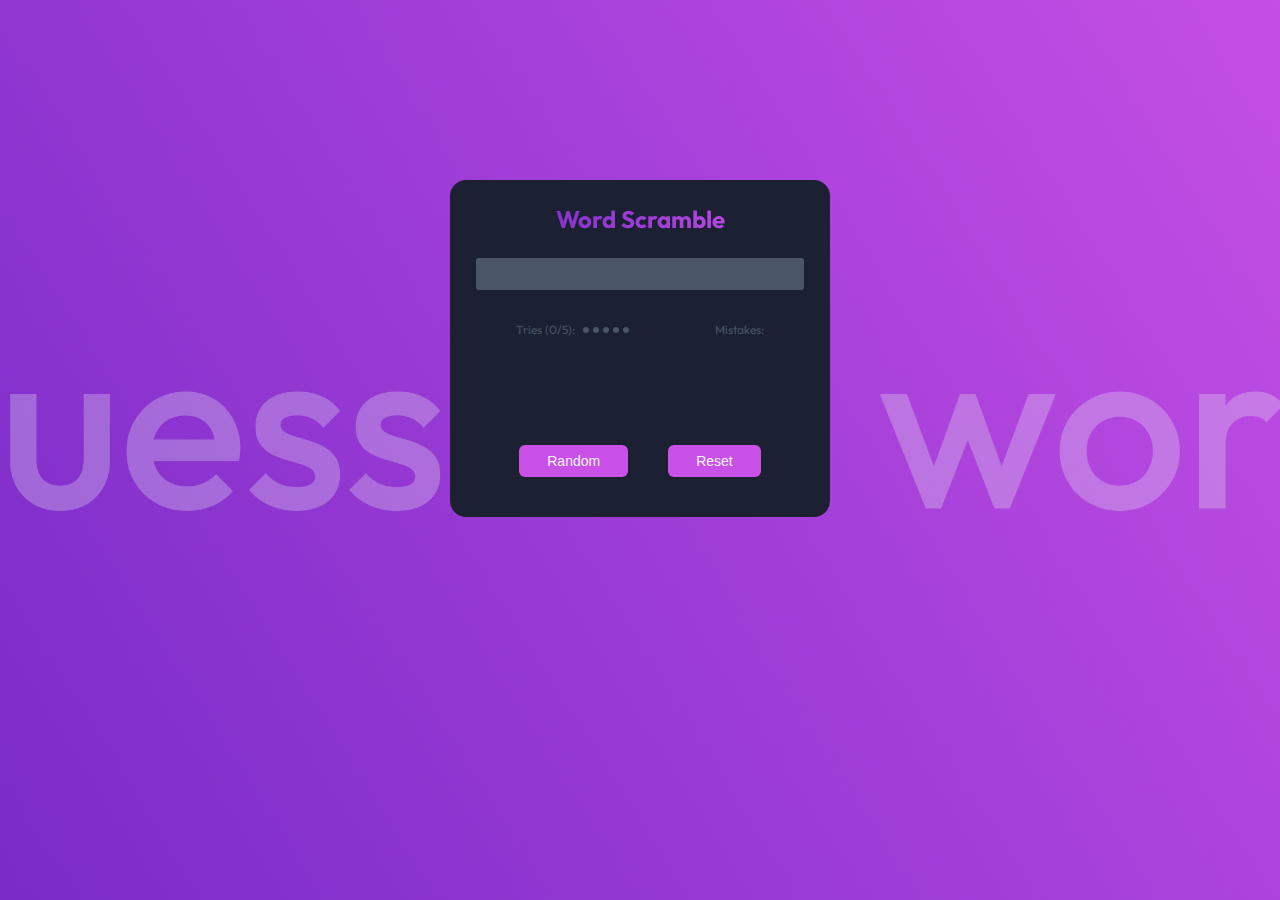
<file: guess-the-word/index.html>
<!DOCTYPE html>
<html lang="en">
  <head>
    <meta charset="UTF-8" />
    <meta name="viewport" content="width=device-width, initial-scale=1.0" />
    <title>Guess the word</title>
    <link rel="stylesheet" href="styles.css" />
  </head>
  <body>
    <div class="container">
      <div class="game">
        <h2 class="game-title">Word Scramble</h2>
        <div class="game__word-container" id="word"></div>
        <div class="game__trackers">
          <div class="game__trackers__tries">
            <p>Tries (<span id="tries">0</span>/5):</p>
            <div class="game__trackers__tries__dots">
              <div class="game__trackers__tries__dot"></div>
              <div class="game__trackers__tries__dot"></div>
              <div class="game__trackers__tries__dot"></div>
              <div class="game__trackers__tries__dot"></div>
              <div class="game__trackers__tries__dot"></div>
            </div>
          </div>
          <div class="game__trackers__mistakes">
            Mistakes:<span id="mistakes">0</span>
          </div>
        </div>
        <div class="game__input-container"></div>
        <div class="game__buttons">
          <button type="button" class="game__button--random">Random</button>
          <button type="button" class="game__button--reset">Reset</button>
        </div>
      </div>
    </div>

    <script src="index.js" defer></script>
  </body>
</html>
</file>
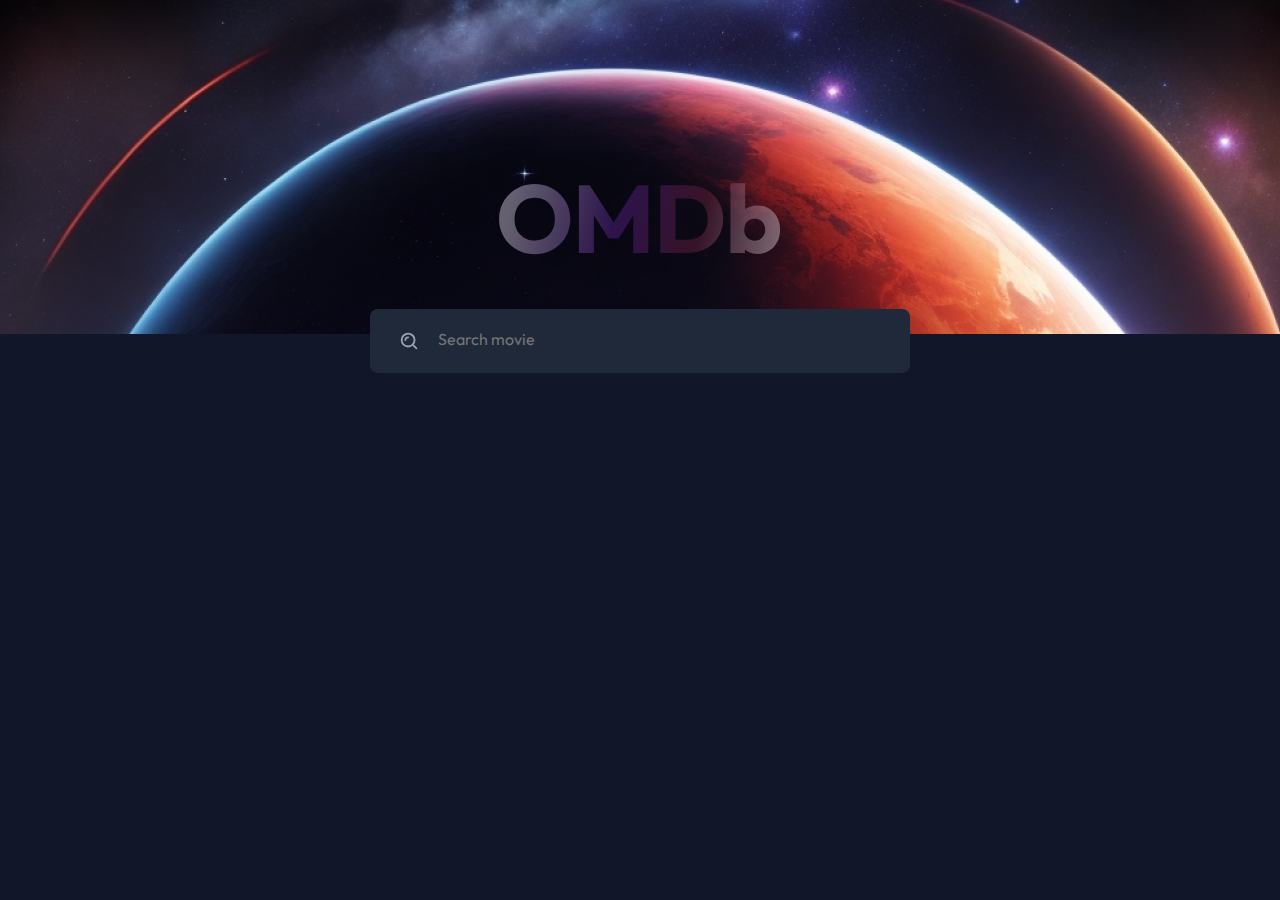
<file: movie-search-app/index.html>
<!DOCTYPE html>
<html lang="en">
  <head>
    <meta charset="UTF-8" />
    <meta name="viewport" content="width=device-width, initial-scale=1.0" />
    <title>Movie Search</title>
    <link rel="stylesheet" href="styles.css" />
  </head>
  <body>
    <img src="./hero-image-movie-search.png" alt="background image" class="background-image" />
    <main class="container">
      <section class="search">
        <h1><img src="./OMDb-logo.svg" alt="logo" class="logo" /></h1>
        <form id="search-form" class="search-form">
          <div class="search-form__input">
            <svg
              viewBox="0 0 24 24"
              fill="none"
              xmlns="http://www.w3.org/2000/svg"
              width="24"
              height="24"
              id="search-btn"
            >
              <circle cx="11" cy="11" r="7" stroke="currentColor" stroke-width="2" />
              <path
                d="M11 8C10.606 8 10.216 8.078 9.852 8.228C9.488 8.379 9.157 8.6 8.879 8.879C8.6 9.157 8.379 9.488 8.228 9.852C8.078 10.216 8 10.606 8 11"
                stroke="currentColor"
                stroke-width="2"
                stroke-linecap="round"
              />
              <path d="M20 20L17 17" stroke="currentColor" stroke-width="2" stroke-linecap="round" />
            </svg>
            <input type="text" id="search" placeholder="Search movie" autocomplete="off" id="movie-name" required />
          </div>
        </form>
      </section>
      <section id="result" class="hidden"></section>
    </main>

    <script src="main.js" defer></script>
  </body>
</html>
</file>
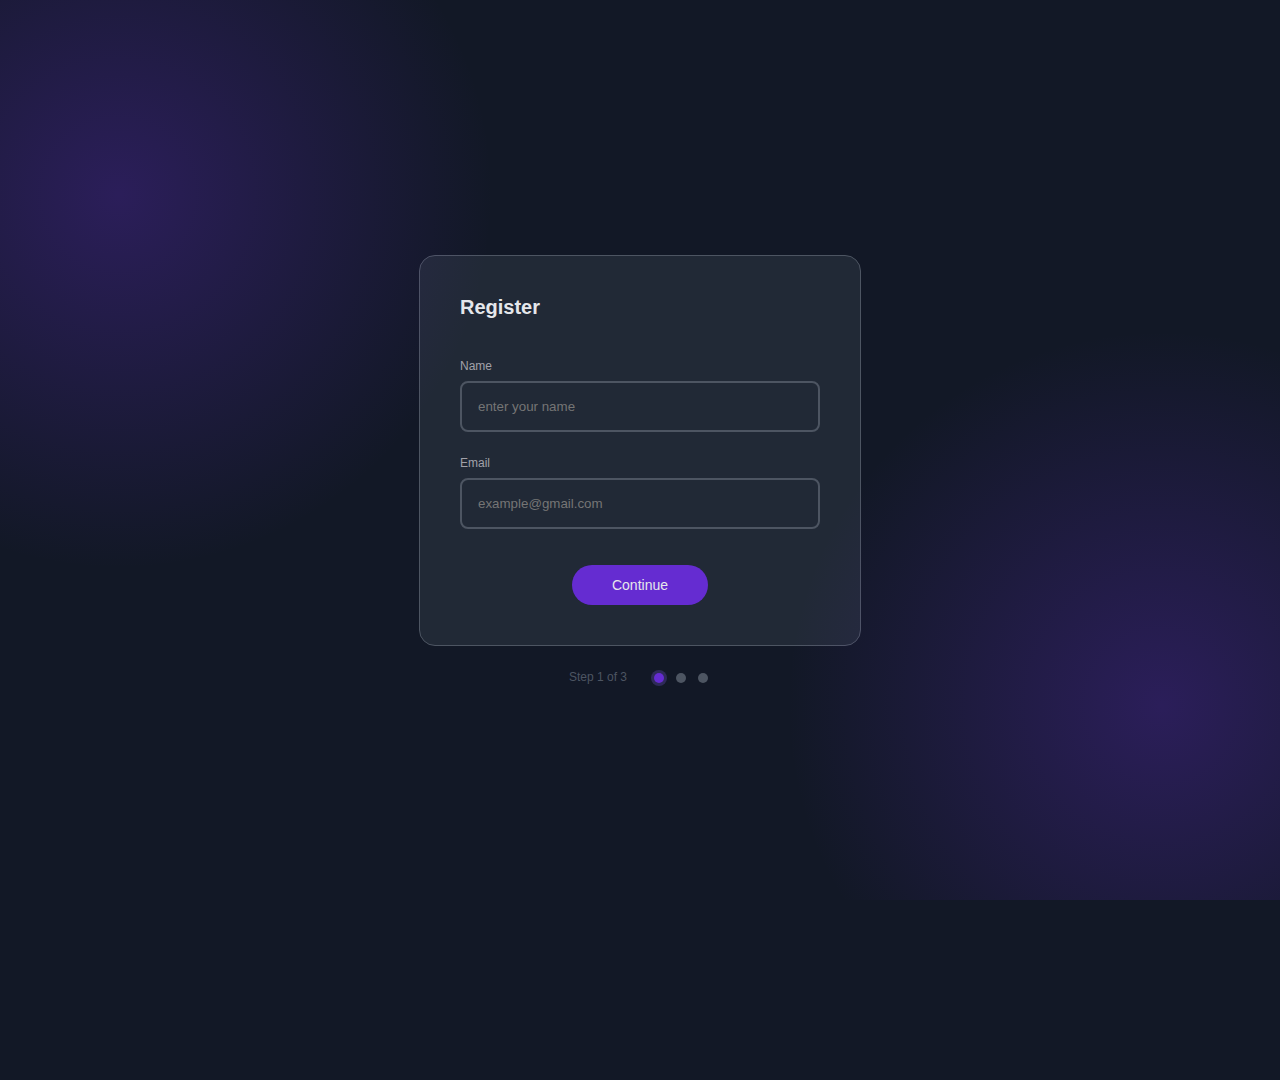
<file: multi-step-form/index.html>
<!DOCTYPE html>
<html lang="en">
  <head>
    <meta charset="UTF-8" />
    <meta name="viewport" content="width=device-width, initial-scale=1.0" />
    <title>Multi Step Form</title>
    <link rel="stylesheet" href="styles.css" />
  </head>
  <body>
    <img class="bg-image-1" src="./blur-radial.svg" alt="" />
    <img class="bg-image-2" src="./blur-radial.svg" alt="" />
    <div class="container">
      <form class="form" data-multi-step>
        <div data-step class="form__card active form__first-card">
          <h3 class="form__card__title">Register</h3>
          <div class="form__group">
            <label for="name">Name</label>
            <input
              required
              type="text"
              name="name"
              id="name"
              placeholder="enter your name"
            />
          </div>
          <div class="form__group">
            <label for="email">Email</label>
            <input
              required
              type="email"
              name="email"
              id="email"
              placeholder="example@gmail.com"
            />
          </div>
          <button type="button" class="form__button" data-next>Continue</button>
        </div>

        <div data-step class="form__card form__second-card">
          <h3 class="form__card__title">Which topics are you interested in?</h3>
          <div class="form__group">
            <input required id="software-dev" type="checkbox" />
            <label for="software-dev"> Software Development </label>
          </div>
          <div class="form__group">
            <input required id="user-exp" type="checkbox" />
            <label for="user-exp"> User Experience </label>
          </div>
          <div class="form__group">
            <input required id="graphic-design" type="checkbox" />
            <label for="graphic-design"> Graphic Design </label>
          </div>

          <button type="button" class="form__button" data-next>Continue</button>
        </div>

        <div class="form__card form__third-card" data-step>
          <div class="form__summary">
            <h3 class="form__card__title">Summary</h3>
            <p>Name: <span id="summary-name"></span></p>
            <p>Email: <span id="summary-email"></span></p>
            <p>Topics:</p>
            <ul id="summary-topics"></ul>
          </div>
          <button type="button" class="form__button" data-confirm>
            Confirm
          </button>
        </div>
      </form>

      <div class="step-tracker">
        <p>Step <span id="current-step">1</span> of 3</p>
        <div class="steps" data-step-tracker>
          <div class="step active"></div>
          <div class="step"></div>
          <div class="step"></div>
        </div>
      </div>
    </div>

    <script src="index.js" defer></script>
  </body>
</html>
</file>
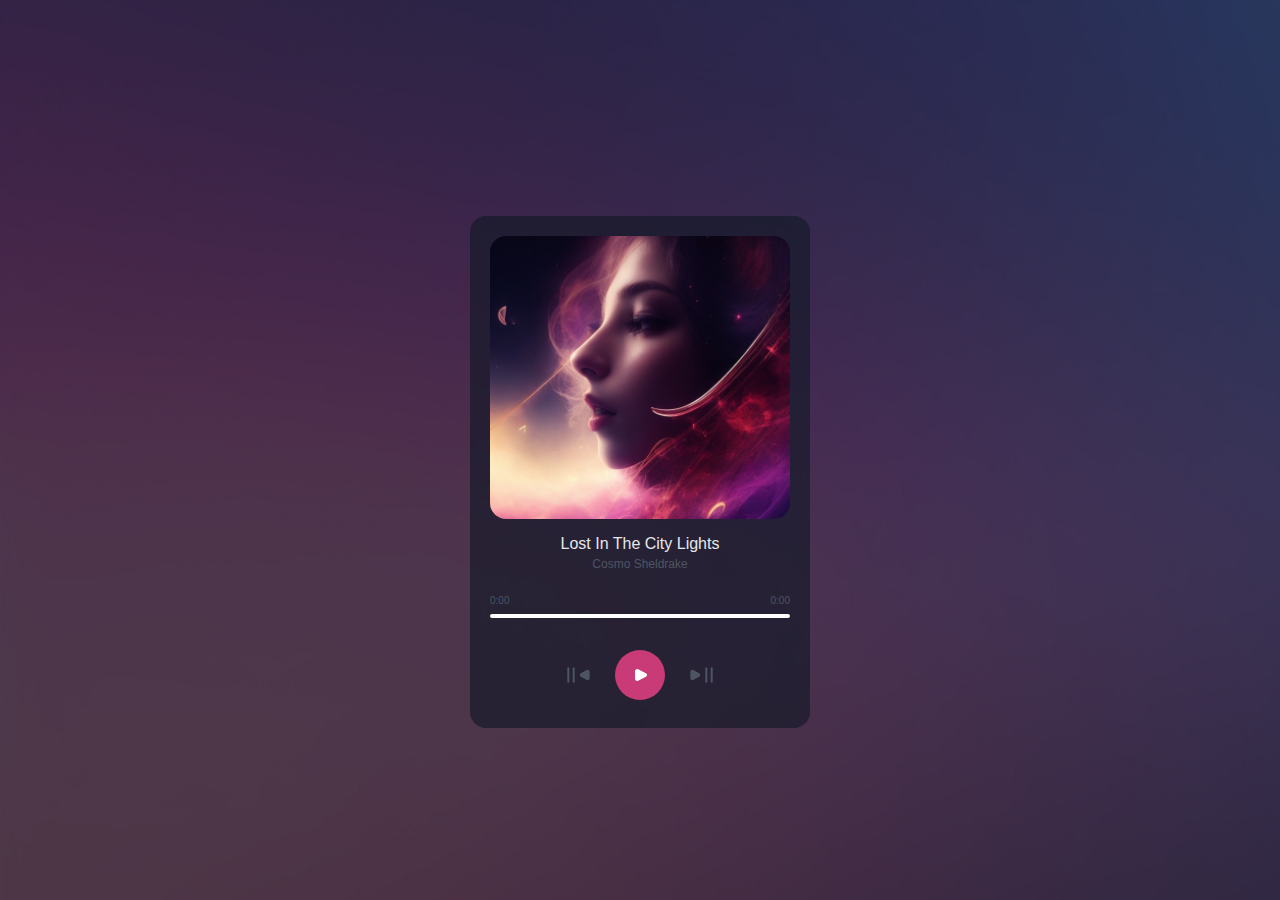
<file: music-player/index.html>
<!DOCTYPE html>
<html lang="en">
  <head>
    <meta charset="UTF-8" />
    <meta name="viewport" content="width=device-width, initial-scale=1.0" />
    <title>Music Player</title>
    <link rel="stylesheet" href="styles.css" />
  </head>
  <body>
    <div class="container">
      <div class="music-player" id="music-player">
        <div class="details">
          <div class="track-art">
            <img id="track-art" src="assets/cover-1.png" alt="" />
          </div>
          <div class="track-name" id="track-name">Lost in the city lights</div>
          <div class="track-artist" id="track-artist">Cosmo Sheldrake</div>
        </div>

        <audio id="songs" src="./assets/lost-in-city-lights-145038.mp3"></audio>

        <div class="seek-bar-container">
          <div class="seek-bar__time" id="time">
            <span class="seek-bar__current" id="current">0:00</span>
            <span class="seek-bar__duration" id="duration">0:00</span>
          </div>

          <div class="seek-bar" id="seekbar">
            <div class="seek-bar__progress" id="seekbar-progress"></div>
          </div>
        </div>
        <div class="buttons">
          <div class="prev-track" id="prev-track">
            <img src="assets/Stop_and_play_fill-1.svg" alt="previous-track" />
          </div>
          <div class="playpause-track" id="playpause-track">
            <img
              id="play-button"
              src="assets/Play_fill.svg"
              alt="playpause-track"
              class="play-button active"
            />
            <img
              id="pause-button"
              class="pause-button hidden"
              src="assets/Stop_fill.svg"
              alt="playpause-track"
            />
          </div>
          <div class="next-track" id="next-track">
            <img src="assets/Stop_and_play_fill_reverse.svg" alt="next-track" />
          </div>
        </div>
      </div>
    </div>
  </body>

  <script src="./index.js" defer></script>
</html>
</file>
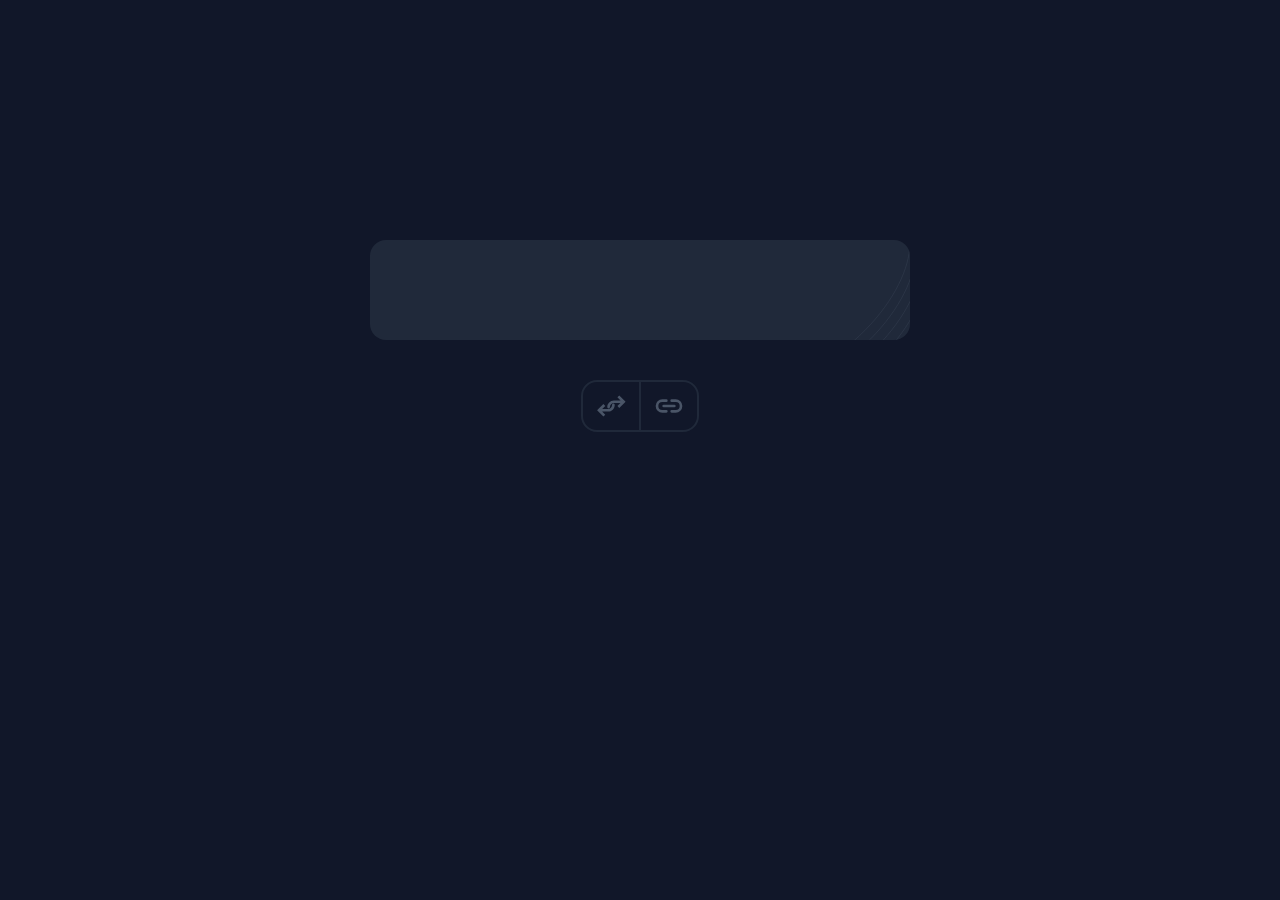
<file: random-quote/index.html>
<!DOCTYPE html>
<html lang="en">
  <head>
    <meta charset="UTF-8" />
    <meta name="viewport" content="width=device-width, initial-scale=1.0" />
    <title>Random Quote</title>
    <link rel="stylesheet" href="styles.css" />
  </head>
  <body>
    <section class="container">
      <div class="quote-container">
        <p class="quote-author" id="author"></p>
        <div class="quote-tags" id="tags"></div>
        <div class="quote-box">
          <p class="quote-text" id="quote"></p>
        </div>
      </div>
      <div class="buttons">
        <div class="btn new-quote" id="new-quote">
          <img src="./Regroup.svg" alt="" />
        </div>
        <div class="btn copy-quote" id="copy-quote">
          <img src="./link.svg" alt="" />
        </div>
      </div>
    </section>

    <script src="index.js" defer></script>
  </body>
</html>
</file>
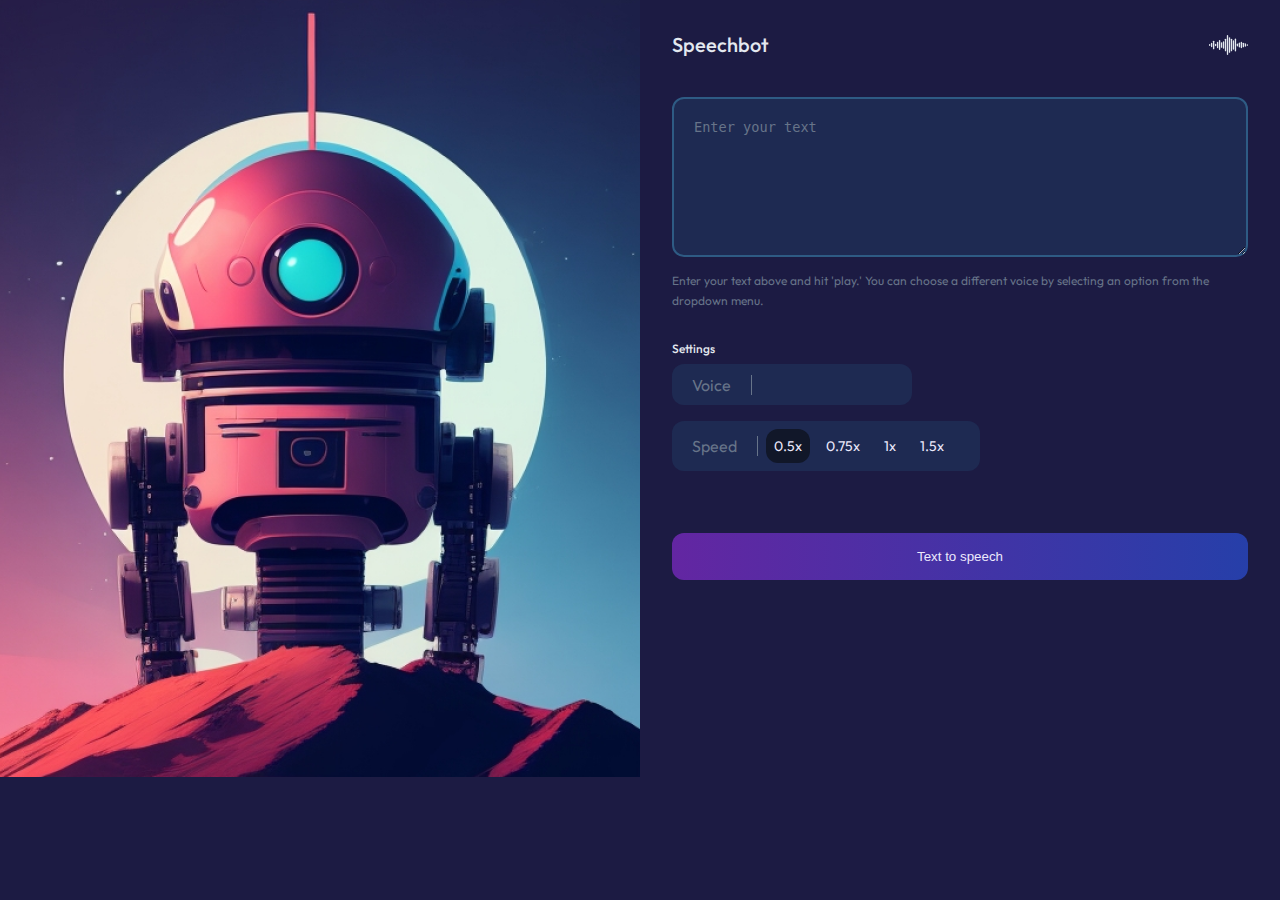
<file: text-to-speech/index.html>
<!DOCTYPE html>
<html lang="en">
  <head>
    <meta charset="UTF-8" />
    <meta name="viewport" content="width=device-width, initial-scale=1.0" />
    <title>Text to Speech</title>
    <link rel="preload" href="styles.css" as="style" />
    <link rel="preload" href="script.js" as="script" />

    <link rel="stylesheet" href="styles.css" />
  </head>
  <body>
    <main class="container">
      <section class="hero">
        <img src="./hero-image-text-to-speech.png" alt="hero image of a robot" />
      </section>
      <section class="speechbot">
        <div class="speechbot__container">
          <div class="speechbot__header">
            <h1>Speechbot</h1>
            <img src="./text-to-speech-logo.svg" alt="logo" />
          </div>
          <form action="submit" class="speechbot__form">
            <div class="speechbot__form__group">
              <textarea
                type="text"
                id="input"
                placeholder="Enter your text"
                class="speechbot__form__group__input"
              ></textarea>
              <small class="speechbot__form__group__small"
                >Enter your text above and hit 'play.' You can choose a different voice by selecting an option from the
                dropdown menu.</small
              >
            </div>
            <div class="speechbot__form__group">
              <h3>Settings</h3>
              <div class="speechbot__form__group__select">
                <label>Voice</label>
                <div class="speechbot__form__group__select--custom">
                  <select name="language" id="language-select"></select>
                </div>
                <div class="speechbot__form__group__select--custom">
                  <select name="voices" id="voice-select"></select>
                </div>
              </div>
              <div class="speechbot__form__group__select">
                <label>Speed</label>
                <div class="custom-options" id="rate-select"></div>
              </div>
            </div>
            <button class="speechbot__form__button" id="btn" type="submit">Text to speech</button>
          </form>
        </div>
      </section>
    </main>
    <script src="script.js" defer></script>
  </body>
</html>
</file>
<file: guess-the-word/styles.css>
@import url('https://fonts.googleapis.com/css2?family=Outfit:wght@100..900&display=swap');

/* Reset some default styles */
body,
h1,
h2,
h3,
p,
ul,
li {
  margin: 0;
  padding: 0;
}

a {
  text-decoration: none;
  color: inherit;
}

* {
  box-sizing: border-box;
}

/* ======================
        Variables
======================*/

:root {
  --ff-text: 'Outfit', sans-serif;

  --fs-large: 2rem;
  --fs-medium: 1.25rem;
  --fs-small: 0.75rem;
  --fs-btn: 0.875rem;

  --clr-purple: #7429c6;
  --clr-dark-purple: #672171;
  --clr-pink: #c951e7;
  --clr-grey: #4a5567;
  --clr-light-grey: #97a3b6;
  --clr-black: #030616;
  --clr-white: #f2f5f9;
}

/* ======================
        Styles
======================*/

html,
body {
  height: 100%;
}

body {
  font-family: var(--ff-text);
  background: var(--clr-pink);
  background-image: url(./bg-guess-the-word.png);
  background-position: center center;
  background-size: cover;
  background-repeat: no-repeat;
}

.container {
  display: flex;
  justify-content: center;
  margin: 0 auto;
}

.game {
  width: 380px;
  padding-inline: 1.625rem;
  padding-block: 1.5rem 2.5rem;
  background: rgb(27, 33, 50);
  border-radius: 1rem;
  color: var(--clr-white);

  margin-top: 11.25rem;
}

.game-title {
  background-image: linear-gradient(
    to right,
    var(--clr-purple),
    var(--clr-pink)
  );
  background-clip: text;
  -webkit-background-clip: text;
  -webkit-text-fill-color: transparent;
  margin-bottom: 1.5rem;
  text-align: center;
}

.game__word-container {
  background-color: var(--clr-grey);
  padding: 1rem 2rem;
  border-radius: 3px;
  margin-bottom: 2rem;
  font-size: var(--fs-large);
  text-align: center;
  letter-spacing: 15px;
  color: var(--clr-light-grey);
}

.game__trackers {
  display: flex;
  width: 100%;
  justify-content: space-between;
  margin-bottom: 3.25rem;
  font-size: var(--fs-small);
  color: var(--clr-grey);
  padding-inline: 2.5rem;
}

.game__trackers__tries {
  display: flex;
  align-items: center;
  gap: 8px;
}

.game__trackers__tries__dots {
  position: relative;
  display: flex;
  gap: 4px;
}

.game__trackers__tries__dot {
  width: 6px;
  height: 6px;
  border-radius: 50%;
  background-color: var(--clr-grey);
}

.filled {
  background-color: var(--clr-purple);
}

.disabled {
  pointer-events: none;
}

.game__trackers__mistakes {
}

.game__input-container {
  padding-inline: 2rem;
  display: flex;
  justify-content: center;
  gap: 6px;
  align-items: center;
  margin-bottom: 3.5rem;
}

.game__input__letter {
  width: 42px;
  height: 42px;
  border: 2px solid var(--clr-grey);
  border-radius: 6px;
  gap: 6px;
  background: transparent;
  color: var(--clr-white);
  text-align: center;
}

.game__input__letter:focus {
  outline: none;
  border-color: var(--clr-purple);
}

.game__input__letter.correct {
  border-color: var(--clr-purple);
}

.game__input__letter.incorrect {
  border-color: rgb(178, 61, 61);
}

.game__buttons {
  width: 100%;
  display: flex;
  justify-content: center;
  gap: 40px;
}

.game__button--random,
.game__button--reset {
  padding: 0.5rem 1.75rem;
  border-radius: 6px;
  border: none;
  font-size: var(--fs-btn);
  color: var(--clr-white);
  font-weight: 500;
  background: var(--clr-pink);
}
.game__button--random {
}

.game__button--reset {
}
</file>
<file: movie-search-app/styles.css>
@import url('https://fonts.googleapis.com/css2?family=Outfit:wght@100..900&display=swap');
/* Reset some default styles */
body,
h2,
h3,
p,
ul,
li {
  margin: 0;
  padding: 0;
}

* {
  box-sizing: border-box;
}

ul {
  list-style: none;
}

/* Add some styles */

body {
  font-family: 'Outfit', sans-serif;
  background: #111729;
  color: #ffffff;
  /* background-image: url('./hero-image-movie-search.png');
  background-repeat: no-repeat;
  background-size: 100%; */
}

.background-image {
  width: 100%;
  max-height: 334px;
}

.container {
  max-width: 1280px;
  /* padding: 0 6rem; */
  width: 100%;
  margin: 0 auto;
}

.logo {
  margin-bottom: 1.5rem;
}

.search {
  display: flex;
  flex-direction: column;
  align-items: center;
  margin-top: -11rem;
}

.search-form {
  margin-bottom: 2.5rem;
}

.search-form__input {
  display: flex;
  align-items: center;
  justify-content: center;
  gap: 1rem;
  background-color: #20293a;
  border-radius: 8px;
  padding: 1.25rem 1.75rem;
  width: 540px;
  position: relative;
  color: #97a3b6;
}
.search-form__input input {
  width: 100%;
  height: 100%;
  border: none;
  outline: none;
  background: none;
  color: currentColor;
}
.search-form__input input::placeholder {
  font-family: 'Outfit', sans-serif;
  font-size: 1rem;
  width: 100%;
}

.search-form__input:focus-within::after {
  content: '';
  position: absolute;
  top: 0;
  left: 0;
  right: 0;
  bottom: 0;
  border: 2px solid #3662e3;
  border-radius: 8px;
}

.movie {
  display: flex;
  padding: 1.5rem;
  max-width: 820px;
  border: 2px solid #20293a;
  border-radius: 12px;
  margin: 0 auto;
  gap: 1.5rem;
}

.movie__img {
  border-radius: 12px;
  overflow: hidden;
}

.movie__img img {
  max-width: 100%;
  height: auto;
}

.movie__poster {
}

.movie__info {
  display: flex;
  flex-direction: column;
  justify-content: space-between;
}

.movie__title {
  font-size: 1.5rem;
  font-weight: 500;
  margin-bottom: 0.75rem;
}

.movie__genres {
  display: flex;
  gap: 0.5rem;
  margin-bottom: 0.75rem;
}

.movie__genres__item {
  color: #97a3b6;
  background: #20293a;
  padding: 0.25rem 0.75rem;
  border-radius: 12px;
  font-size: 0.75rem;
}

.movie__plot {
  color: #97a3b6;
  line-height: 130%;
  margin-bottom: 1.5rem;
  max-width: 820px;
}

.movie__details {
  font-size: 0.75rem;
  display: flex;
  flex-direction: column;
  gap: 0.5rem;
}

.movie__details__item {
  font-weight: 300;
}

.movie__details__item span {
  color: #97a3b6;
  font-weight: 400;
}

.movie__details__item small {
  color: #97a3b6;
}
</file>
<file: multi-step-form/styles.css>
/* Reset some default styles */
body,
h1,
h2,
h3,
p,
ul,
li {
  margin: 0;
  padding: 0;
}

a {
  text-decoration: none;
  color: inherit;
}

* {
  box-sizing: border-box;
}

/* ======================
        Variables
======================*/

:root {
  --ff-text: 'Inter', sans-serif;

  --fs-heading: 1.25rem;
  --fs-tab-text: 0.875rem;
  --fs-body: 1rem;
  --fs-small-text: 0.75rem;

  --clr-purple: #652cd1;
  --clr-light-purple: #845eee;
  --clr-dark-grey: #394150;
  --clr-grey: #4d5562;
  --clr-light-grey: #a1a1a9;
  --clr-white: #e5e7eb;
  --clr-light-black: #212936;
  --clr-black: #121826;
}

/* ======================
       Styles
======================*/

body,
html {
  overflow: hidden;
  height: 100%;
  position: relative;
  margin: 0;
  background: var(--clr-black);
}

body {
  display: flex;
  justify-content: center;
  align-items: center;

  font-family: var(--ff-text);
  color: var(--clr-white);
}

.container {
  max-width: 1280px;
  margin: 0 auto;
}

.bg-image-1,
.bg-image-2 {
  position: absolute;
}

.bg-image-1 {
  top: -20%;
  left: -20%;
  z-index: 1;
}
.bg-image-2 {
  bottom: -20%;
  right: -20%;
  z-index: 1;
}

.form {
  margin-top: 2.5rem;
  background-color: var(--clr-light-black);
  padding: 2.5rem;
  border-radius: 1rem;
  margin-bottom: 1.5rem;
  border: 1px solid var(--clr-grey);
}

.form__card {
  display: none;
  flex-direction: column;
  width: 360px;
}

.form__card.active {
  display: flex;
}

.form__card__title {
  font-size: var(--fs-heading);
  margin-bottom: 2.5rem;
}

.form__first-card {
}

.form__first-card .form__group {
  display: flex;
  flex-direction: column;
  width: 100%;
}

.form__first-card label {
  display: block;
  font-size: var(--fs-small-text);
  margin-bottom: 0.5rem;
  color: var(--clr-light-grey);
}

.form__first-card input {
  border-radius: 8px;
  padding: 1rem;
  width: 100%;
  background: transparent;
  border: 2px solid var(--clr-grey);
  color: var(--clr-white);
  margin-bottom: 1.5rem;
}
.form__first-card .form__group:nth-child(3) input {
  margin-bottom: 0;
}

.form__first-card input:focus {
  outline: none;
  border: 2px solid var(--clr-light-grey);
}

.form__button {
  background: var(--clr-purple);
  color: var(--clr-white);
  border: none;
  border-radius: 2rem;
  padding: 0.75rem 2.5rem;
  width: 100%;
  cursor: pointer;
  font-size: var(--fs-tab-text);
  max-width: fit-content;
  margin: 0 auto;
  margin-top: 2.25rem;
}

.form__second-card {
}

.form__second-card .form__card__title,
.form__third-card .form__card__title {
  margin-bottom: 1.5rem;
}

.form__second-card .form__group {
  width: 100%;
  margin-bottom: 1rem;
}
.form__second-card .form__group:nth-child(4) {
  margin-bottom: 0rem;
}
.form__second-card .form__group input {
  display: none;
  width: 100%;
}

.form__second-card .form__group label {
  display: block;
  border: solid 1px var(--clr-grey);
  color: var(--clr-white);
  border-radius: 12px;
  background: var(--clr-dark-grey);
  color: var(--clr-light-grey);
  font-size: var(--fs-tab-text);
  padding: 1rem 1rem;
}

.form__second-card input:checked + label:before {
  content: ' ';
}

.form__second-card input:checked + label {
  color: white;
  background: var(--clr-purple);
}

.form__third-card {
}

.form__third-card p {
  color: var(--clr-light-grey);
  margin-bottom: 0.4rem;
  font-size: 1rem;
}
.form__third-card p:nth-child(3) {
  margin-bottom: 1rem;
}

.form__third-card span {
  color: var(--clr-white);
}

.form__third-card li {
  margin-left: 1.25rem;
  line-height: 2;
}

/* STEPS TRACKER */

.step-tracker {
  margin: 0 auto;
  width: 100%;
  display: flex;
  justify-content: center;
  font-size: var(--fs-small-text);
  color: var(--clr-grey);
}
.step-tracker p {
  margin-right: 1.5rem;
}

.steps {
  display: flex;
  align-items: center;
  gap: 6px;
}

.step {
  display: inline-block;
  width: 16px;
  height: 16px;
  border-radius: 50%;
  z-index: 999;
  position: relative;
}
.step::before {
  content: '';
  background: var(--clr-grey);
  width: 10px;
  height: 10px;
  position: absolute;
  top: 50%;
  left: 50%;
  border-radius: 50%;
  transform: translate(-50%, -50%);
}

.step.active {
  position: relative;
  background: rgba(132, 94, 238, 0.25);
}
.step.active::before {
  background: var(--clr-purple);
}
</file>
<file: music-player/styles.css>
/* Reset some default styles */
body,
h1,
h2,
h3,
p,
ul,
li {
  margin: 0;
  padding: 0;
}

a {
  text-decoration: none;
  color: inherit;
}

* {
  box-sizing: border-box;
}

/* ======================
        Variables
======================*/

:root {
  --ff-text: 'Inter', sans-serif;

  --fs-name: 1rem;
  --fs-author: 0.75rem;
  --fs-small-text: 0.625rem;

  --clr-fuchsia: #c93b76;
  --clr-grey: #4d5562;
  --clr-light-grey: #121826a6;
  --clr-white: #e5e7eb;
  --clr-black: #212936;
}

/* ======================
        Styles
======================*/

body,
html {
  height: 100%;
}

body {
  font-family: var(--ff-text);
  background: url('./assets/bg.jpg');
  background-size: cover;
}

.container {
  max-width: 1280px;
  width: 100%;
  height: 100%;
  margin: 0 auto;

  display: flex;
  justify-content: center;
  align-items: center;
}

.music-player {
  background: var(--clr-light-grey);
  border-radius: 1rem;
  padding: 1.25rem;
  padding-bottom: 1.75rem;
  max-width: 340px;
  color: var(--clr-white);
  display: flex;
  flex-direction: column;
  justify-content: center;
  align-items: center;
  margin-top: 2.75rem;
}

.details {
  text-align: center;
}

.track-art {
  border-radius: 1rem;
  overflow: hidden;
  margin-bottom: 1rem;
}

.track-art img {
  width: 100%;
  display: block;
}

.track-name {
  text-transform: capitalize;
  font-size: var(--fs-name);
  margin-bottom: 0.25rem;
}

.track-artist {
  font-size: var(--fs-author);
  color: var(--clr-grey);
  margin-bottom: 1.5rem;
}

.seek-bar-container {
  width: 100%;
  margin-bottom: 2rem;
}
.seek-bar {
  height: 4px;
  background: white;
  border-radius: 8px;
  width: 100%;
  z-index: 2;
}

.seek-bar__time {
  display: flex;
  justify-content: space-between;
  font-size: var(--fs-small-text);
  margin-bottom: 0.5rem;
  color: var(--clr-grey);
}

.seek-bar__progress {
  height: 100%;
  background: var(--clr-fuchsia);
  border-radius: 2px;
  width: 0%;
}
.seek-bar input {
  width: 100%;
}

.buttons {
  display: flex;
  gap: 20px;
}

.buttons path {
}

.hidden {
  display: none;
}

.prev-track,
.playpause-track,
.next-track {
  cursor: pointer;
  display: flex;
  align-items: center;
  justify-content: center;
}
.prev-track {
}

.playpause-track {
  padding: 0.565rem;
  border-radius: 50%;

  background: var(--clr-fuchsia);

  & img {
    width: 32px;
    height: 32px;
  }
}

.next-track {
}
</file>
<file: random-quote/styles.css>
@import url('https://fonts.googleapis.com/css2?family=Outfit:wght@100..900&display=swap');

/* Reset some default styles */
body,
h1,
h2,
h3,
p,
ul,
li {
  margin: 0;
  padding: 0;
}

a {
  text-decoration: none;
  color: inherit;
}

* {
  box-sizing: border-box;
}

/* ======================
        Variables
======================*/

:root {
  --ff-text: 'Outfit', sans-serif;

  --fs-large: 1.5rem;
  --fs-medium: 1rem;
  --fs-small: 0.625rem;

  --clr-purple: #6466e9;
  --clr-light-grey: #97a3b6;
  --clr-grey: #4a5567;
  --clr-light-dark: #20293a;
  --clr-black: #111729;
}

/* ======================
        Styles
======================*/

body,
html {
  height: 100%;
  background: var(--clr-black);
  color: white;
  font-family: var(--ff-text);
}

.container {
  display: flex;
  flex-direction: column;
  align-items: center;
  height: 100%;
  max-width: 1280px;
  margin: 0 auto;
}

.quote-container {
  margin-top: 15rem;
  background-image: url('./bg-image-random-quote.svg');
  background-size: cover;
  background-color: var(--clr-light-dark);
  width: 540px;
  padding: 2rem;
  margin-bottom: 2.5rem;
  border-radius: 1rem;
}

.quote-author {
  font-size: var(--fs-medium);
  font-weight: 600;
  text-align: center;

  margin-bottom: 0.75rem;
}

.quote-tags {
  display: flex;
  justify-content: center;
  flex-wrap: wrap;
  gap: 0.5rem;
  font-size: var(--fs-small);
  color: var(--clr-purple);
  margin-bottom: 1.5rem;
}

.quote-tags .tag {
  border: 1px solid var(--clr-purple);
  padding: 0.25rem 0.75rem;
  border-radius: 1rem;
  text-transform: capitalize;
}

.quote-box {
  text-align: center;
}

.quote-text {
  font-size: var(--fs-large);
  color: var(--clr-light-grey);
  line-height: 1.5;
}

.buttons {
  display: flex;
  border-radius: 1rem;
  overflow: hidden;
  border: var(--clr-light-dark) 2px solid;
}

.btn {
  padding: 0.5rem 0.75rem;
  display: flex;
  align-items: center;
  justify-content: center;
}

.btn img {
  width: 32px;
}

.new-quote {
  border-right: var(--clr-light-dark) 2px solid;
}

.copy-quote {
}
</file>
<file: text-to-speech/styles.css>
@import url('https://fonts.googleapis.com/css2?family=Outfit:wght@100..900&display=swap');
/* Reset some default styles */
body,
h1,
h2,
h3,
p,
ul,
li {
  margin: 0;
  padding: 0;
}

* {
  box-sizing: border-box;
}

img {
  max-width: 100%;
  height: auto;
}

:root {
  --ff-outfit: 'Outfit', sans-serif;

  --fs-heading: 2.5rem;
  --fs-body: 1rem;
  --fs-name: 1.25rem;
}

/* Add some styles */
html,
body {
  height: 100%;
}

body {
  font-family: var(--ff-outfit);
  background-color: #1c1b43;
  color: #e3e8ef;
  -webkit-text-size-adjust: 100%; /* Safari on iOS */
}

.container {
  display: flex;
  max-width: 1280px;
  margin: 0 auto;
}

.hero,
.speechbot {
  width: 50%;
}

.speechbot__container {
  padding: 2rem;
}

.speechbot__header {
  display: flex;
  align-items: center;
  justify-content: space-between;
  margin-bottom: 2.5rem;
}
.speechbot__header h1 {
  font-size: 1.25rem;
  font-weight: 500;
}
.speechbot__header img {
  display: flex;
  height: 1.25rem;
}

@media (max-width: 768px) {
  body {
    align-items: start;
  }
  .speechbot {
    width: 100%;
  }
  .hero {
    display: none;
  }
}

.speechbot__form {
  display: flex;
  flex-direction: column;
  gap: 2rem;
}
.speechbot__form__group {
}
.speechbot__form__group h3 {
  font-size: 0.75rem;
  font-weight: 500;
  margin-bottom: 0.5rem;
}
.speechbot__form__group__input {
  width: 100%;
  padding: 1.25rem;
  border-radius: 12px;
  border: none;
  background: #1e2a52;
  border: 2px solid #2e5b84;
  height: 160px;
  color: #e3e8ef;
  margin-bottom: 0.5rem;
  -webkit-appearance: none; /* Safari on iOS */
}
.speechbot__form__group__input::placeholder {
  color: #677489;
  font-size: 0.85rem;
}

.speechbot__form__group__input:focus {
  outline: #6326a2;
}
.speechbot__form__group__small {
  font-size: 0.75rem;
  color: #677489;
  line-height: 100%;
}

.speechbot__form__group__select {
  display: flex;
  align-items: center;
  background: #1e2a52;
  padding: 0.5rem 1.25rem;
  border-radius: 12px;
  width: fit-content;
}
.speechbot__form__group__select:nth-child(2) {
  margin-bottom: 1rem;
}
.speechbot__form__group__select > label {
  padding-right: 1.25rem;
  border-right: 1px solid #677489;
  color: #677489;
}
.speechbot__form__group__select--custom select {
  border: none;
  outline: none;
  background: transparent;
  color: #e3e8ef;
  width: 70px;
  padding: 5px;
  display: block;
  white-space: nowrap;
  overflow: hidden;
  text-overflow: ellipsis;
  -webkit-appearance: none; /* Safari on iOS */
}

.speechbot__form__group__select .custom-options {
  display: flex;
  justify-content: space-between;
  gap: 0.5rem;
  padding-inline: 0.5rem;
}

.speechbot__form__group__select .custom-options label {
  display: inline-block;
  padding: 0.5rem;
  border-radius: 12px;
  width: 100%;
  font-size: 0.875rem;
  color: #ece9fc;
  transition: border-color 0.3s;
}

.speechbot__form__group__select .custom-options input[type='radio'] {
  display: none;
}

.speechbot__form__group__select .custom-options label:has(input[type='radio']:checked),
.speechbot__form__group__select .custom-options label:hover,
.speechbot__form__group__select .custom-options label:focus {
  background-color: #111729;
}

.speechbot__form__button {
  margin-top: 1.875rem;
  padding: 1rem 0;
  border-radius: 12px;
  background: linear-gradient(to right, #6326a2, #263fa9);
  border: none;
  color: #ece9fc;
  font-weight: 500;
  -webkit-appearance: none; /* Safari on iOS */
}
</file>
